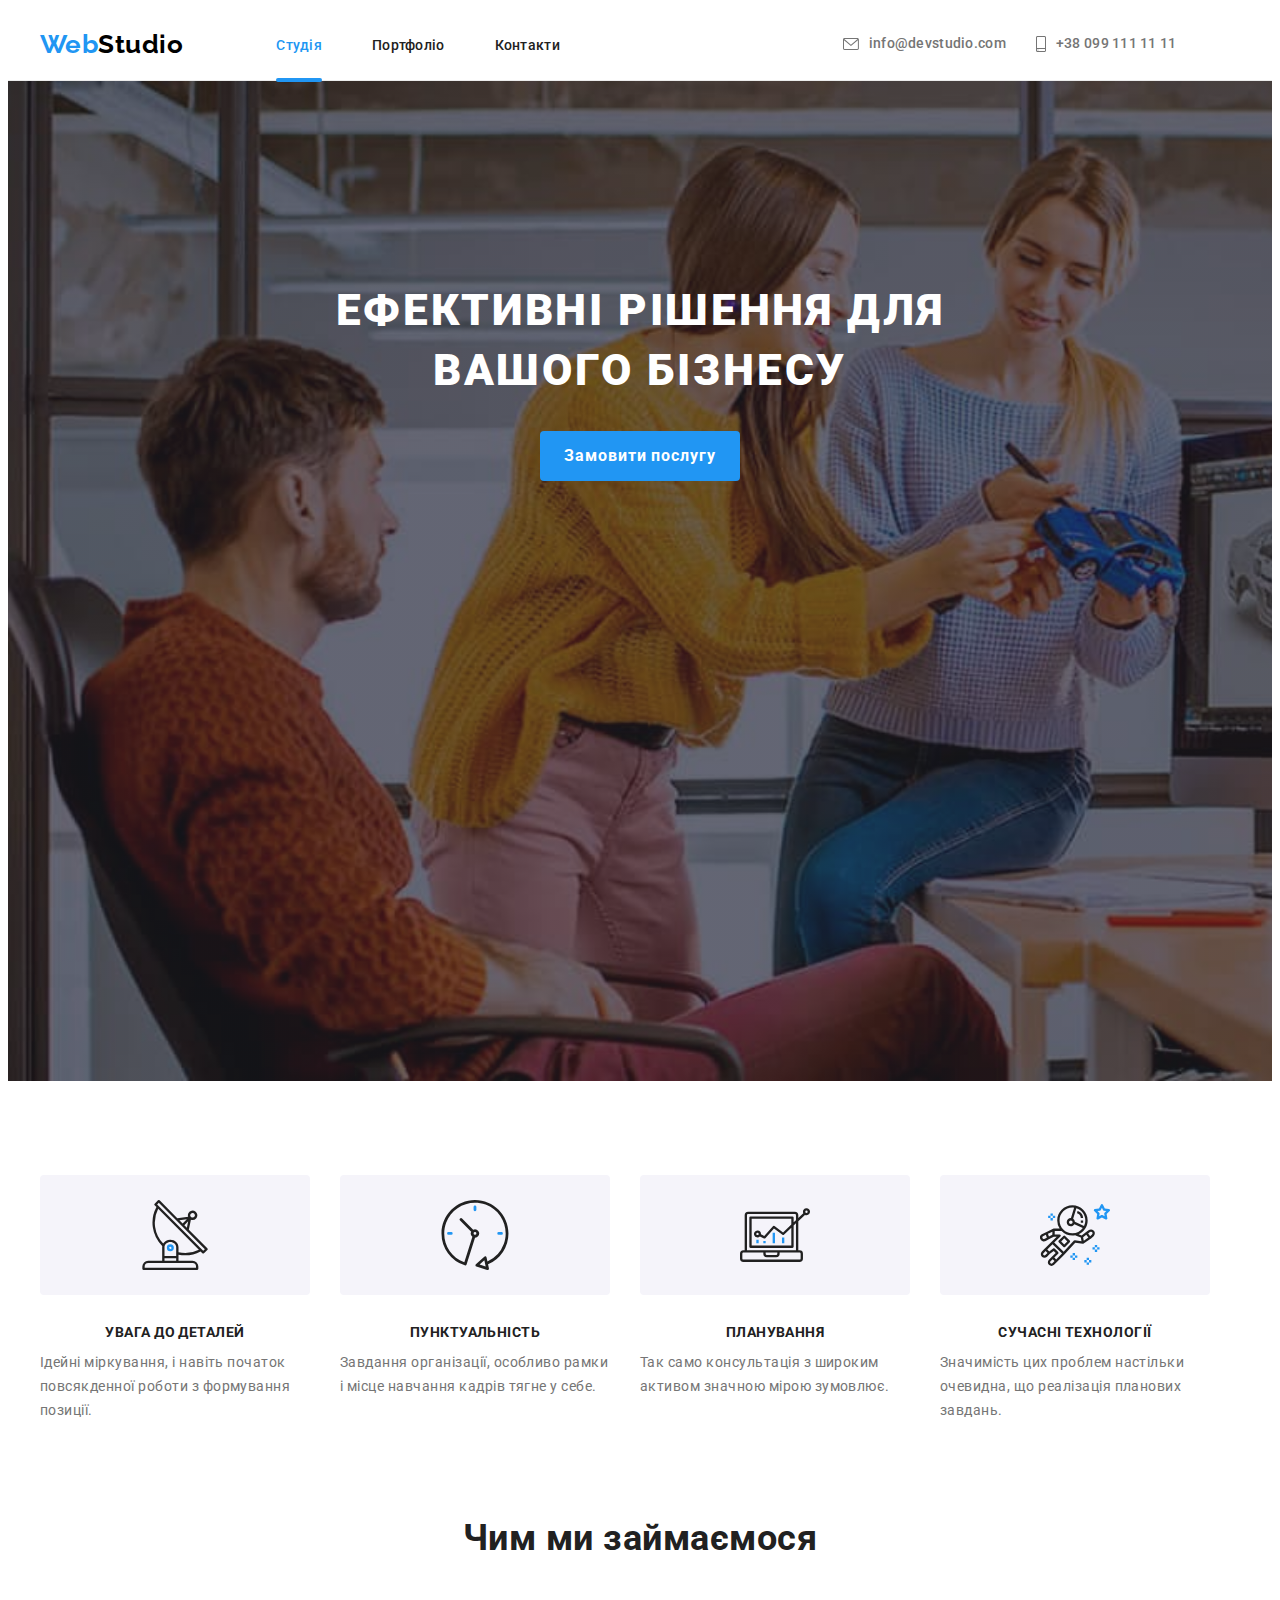
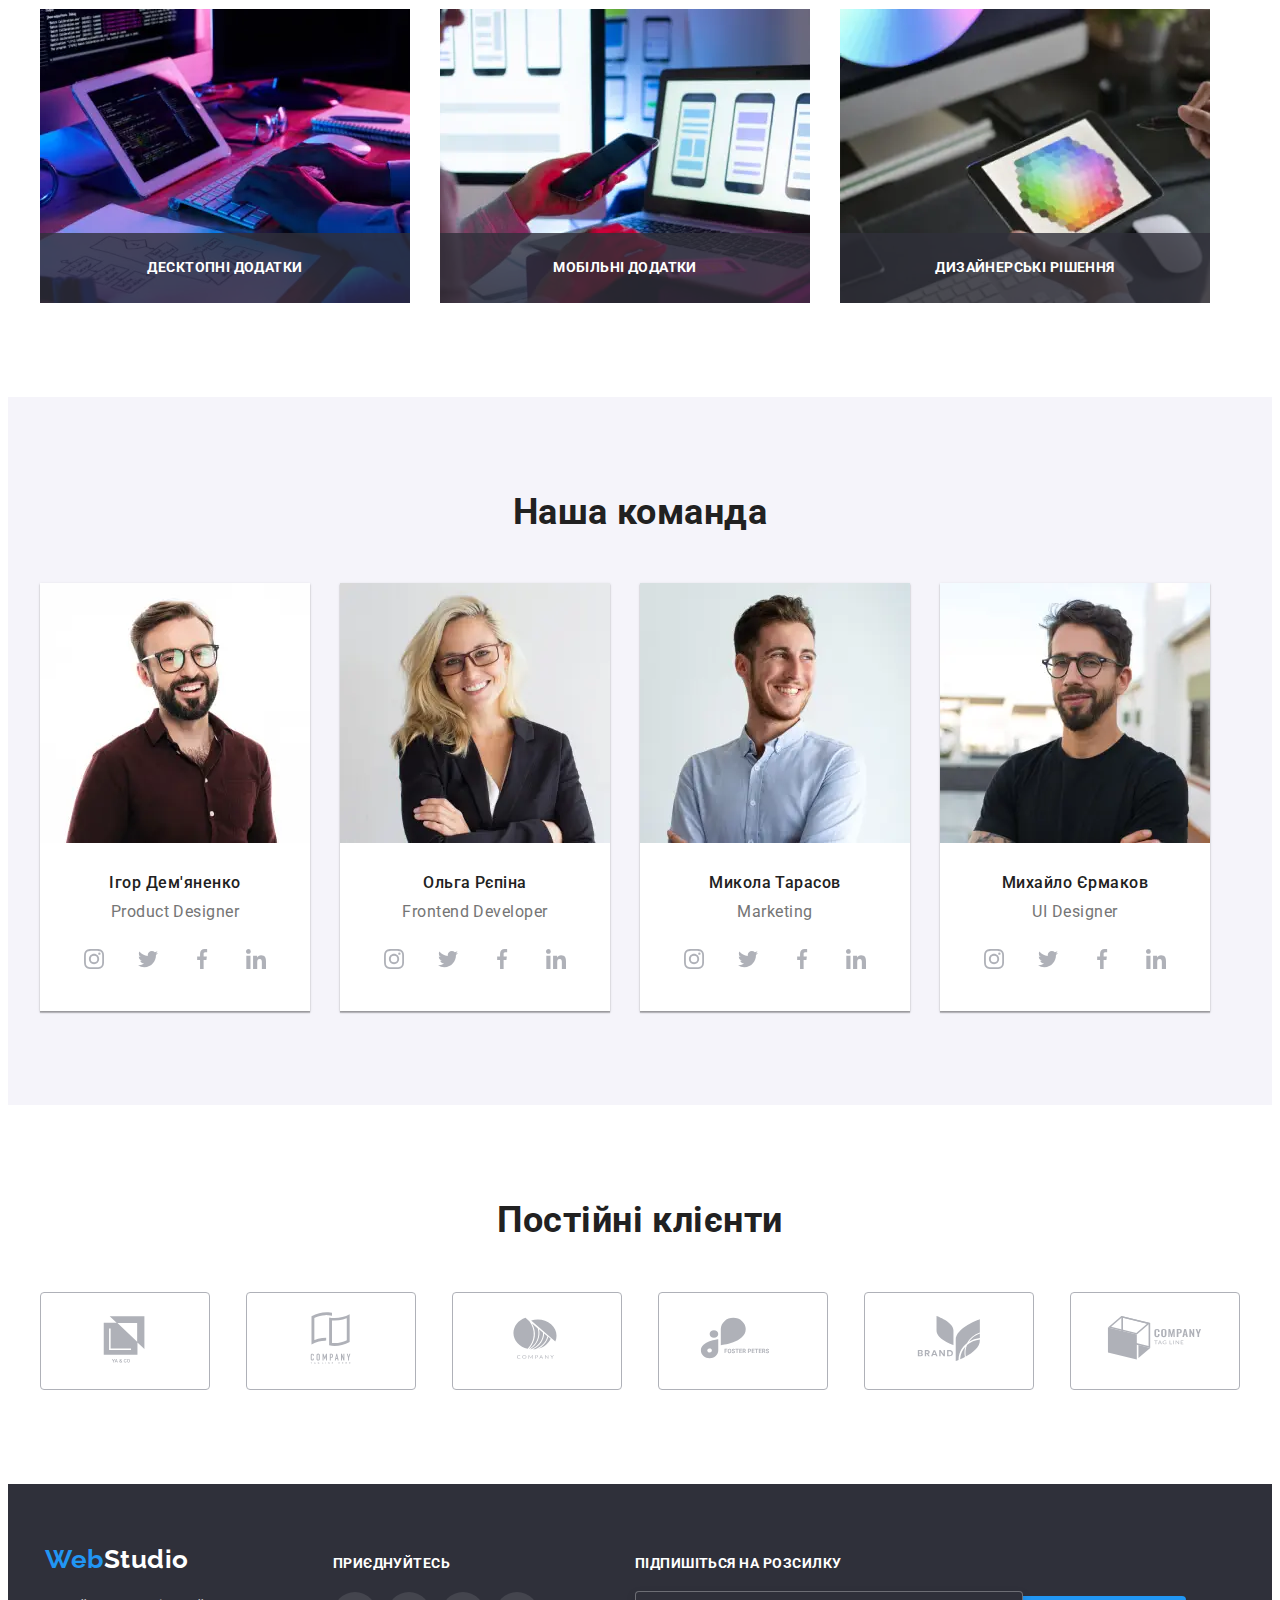
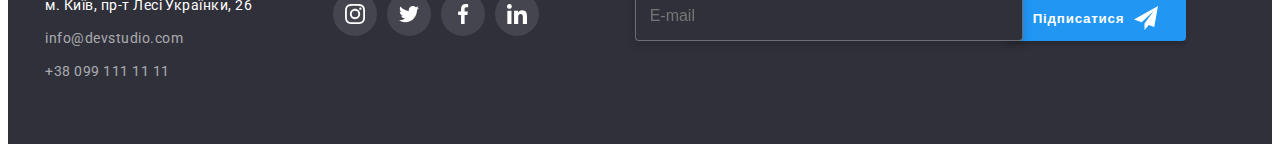
<file: index.html>
<!DOCTYPE html>

<html lang="ru">
	<head>
		<meta charset="UTF-8" />
		<meta http-equiv="X-UA-Compatible" content="IE=edge" />
		<meta name="viewport" content="width=device-width, initial-scale=1.0" />
		<title>Web Studia</title>
		<link rel="preconnect" href="https://fonts.googleapis.com" />
		<link rel="preconnect" href="https://fonts.gstatic.com" crossorigin />
		<link
			href="https://fonts.googleapis.com/css2?family=Raleway:wght@700&family=Roboto:wght@400;500;700;900&display=swap"
			rel="stylesheet"
		/>
		<link
			rel="stylesheet"
			href="https://cdnjs.cloudflare.com/ajax/libs/modern-normalize/1.1.0/modern-normalize.min.css"
			integrity="sha512-wpPYUAdjBVSE4KJnH1VR1HeZfpl1ub8YT/NKx4PuQ5NmX2tKuGu6U/JRp5y+Y8XG2tV+wKQpNHVUX03MfMFn9Q=="
			crossorigin="anonymous"
			referrerpolicy="no-referrer"
		/>
		<link rel="stylesheet" href="./css/main.min.css" />
	</head>
	<body>
		<header class="header">
			<div class="conteiner header__conteiner">
				<div class="mobile-header">
					<a href="./index.html" class="logo header__logo link">
						<span class="first-part">Web</span>
						Studio
					</a>

					<button class="menu-toggle js-open-menu" aria-expanded="false" aria-controls="mobile-menu">
						<svg class="menu-toggle__icon" aria-label="Переключатель мобильного меню">
							<use class="icon-menu" href="./images/symbol-defs.svg#menu"></use>
						</svg>
					</button>

					<div class="menu">
						<nav>
							<ul class="nav">
								<li class="nav__item">
									<a href="./index.html" class="nav__page link nav__item--current">Студія</a>
								</li>
								<li class="nav__item">
									<a href="./portfolio.html" class="nav__page link">Портфоліо</a>
								</li>
								<li class="nav__item">
									<a href="" class="nav__page link">Контакти</a>
								</li>
							</ul>
						</nav>
						<ul class="contact">
							<li class="contact__item">
								<a href="mailto:info@devstudio.com" class="contact__link link">
									<svg class="icon contact__envelope">
										<use href="./images/symbol-defs.svg#icon-envelope"></use>
									</svg>
									info@devstudio.com
								</a>
							</li>
							<li class="contact__item">
								<a href="tel:+380961111111" class="contact__link link">
									<svg class="icon contact__smartphone">
										<use href="./images/symbol-defs.svg#icon-smartphone"></use>
									</svg>
									+38 099 111 11 11
								</a>
							</li>
						</ul>
					</div>
					<div class="menu-container js-menu-container" id="mobile-menu">
						<button class="menu-toggle js-close-menu">
							<svg class="menu-toggle__icon">
								<use href="./images/symbol-defs.svg#close_cross"></use>
							</svg>
						</button>

						<div class="mobile-menu">
							<div class="mobile-menu__top">
								<ul>
									<li class="mobile-menu__item">
										<a href="./index.html" class="nav__page link nav__item--current">Студія</a>
									</li>
									<li class="mobile-menu__item"><a href="./portfolio.html" class="nav__page link">Портфоліо</a></li>
									<li class="mobile-menu__item"><a href="" class="nav__page link">Контакти</a></li>
								</ul>
							</div>

							<div class="mobile-menu__bottom">
								<ul class="mobile-menu__list">
									<li class="mobile-menu__item">
										<a href="tel:+380961111111" class="contact__link link contact__link-tel">+38 099 111 11 11</a>
									</li>
									<li class="mobile-menu__item">
										<a href="mailto:info@devstudio.com" class="contact__link link">info@devstudio.com</a>
									</li>
								</ul>

								<ul class="social-list">
									<li class="social-list__items"><a href="" class="social-name link">Instagram</a></li>
									<li class="social-list__items"><a href="" class="social-name link">Twitter</a></li>
									<li class="social-list__items"><a href="" class="social-name link">Facebook</a></li>
									<li class="social-list__items"><a href="" class="social-name link">LinkedIn</a></li>
								</ul>
							</div>
						</div>
					</div>
				</div>
			</div>
		</header>

		<main>
			<section class="hero">
				<div class="conteiner">
					<h1 class="hero__title">Ефективні рішення для вашого бізнесу</h1>
					<button type="button" class="hero__button" data-modal-open>Замовити послугу</button>
				</div>
				<div class="backdrop is-hidden" data-modal>
					<div class="modal">
						<div class="modal__conteiner">
							<button class="modal__close" data-modal-close>
								<svg class="modal__icon-close">
									<use href="./images/symbol-defs.svg#icon-close-black"></use>
								</svg>
							</button>
							<form name="call-back">
								<div class="form">
									<h2 class="form__title">Залиште свої дані, ми вам передзвонимо</h2>
									<div class="form__item">
										<label for="name" class="form__label">Ім'я</label>
										<svg class="form__icon">
											<use href="./images/symbol-defs.svg#person-black"></use>
										</svg>
										<input type="text" name="user-name" id="name" class="form__field" />
									</div>

									<div class="form__item">
										<label for="tel" class="form__label">Телефон</label>
										<svg class="form__icon">
											<use href="./images/symbol-defs.svg#phone-black"></use>
										</svg>
										<input type="tel" name="tel" id="tel" class="form__field" />
									</div>

									<div class="form__item">
										<label for="mail" class="form__label">Пошта</label>
										<svg class="form__icon">
											<use href="./images/symbol-defs.svg#email-black"></use>
										</svg>
										<input type="email" name="mail" id="mail" class="form__field" />
									</div>

									<label for="comment" class="form__label">Коментар</label>
									<textarea class="form__textarea" name="comment" id="comment" placeholder="Введіть текст"></textarea>

									<div class="form__checkbox">
										<label class="form__checkbox-label">
											<input type="checkbox" class="form__checkbox-point" />
											<span class="form__custom-checkbox"></span>
											Погоджуюся з розсилкою та приймаю
											<a href="" class="form__checkbox-link">Умови договору</a>
										</label>
									</div>
								</div>

								<button type="submit" class="form__button">Відправити</button>
							</form>
						</div>
					</div>
				</div>
			</section>

			<section class="feature">
				<div class="conteiner">
					<h2 class="visually-hidden">Характеристики</h2>
					<ul class="feature__list">
						<li class="feaure__item">
							<div class="feature__icon-space">
								<svg class="feature__icon">
									<use href="./images/symbol-defs.svg#icon-antenna"></use>
								</svg>
							</div>
							<h3 class="feature__title">Увага до деталей</h3>
							<p class="feature__text">Ідейні міркування, і навіть початок повсякденної роботи з формування позиції.</p>
						</li>
						<li class="feaure__item">
							<div class="feature__icon-space">
								<svg class="feature__icon">
									<use href="./images/symbol-defs.svg#icon-clock"></use>
								</svg>
							</div>
							<h3 class="feature__title">Пунктуальність</h3>
							<p class="feature__text">Завдання організації, особливо рамки і місце навчання кадрів тягне у себе.</p>
						</li>
						<li class="feaure__item">
							<div class="feature__icon-space">
								<svg class="feature__icon">
									<use href="./images/symbol-defs.svg#icon-diagram"></use>
								</svg>
							</div>
							<h3 class="feature__title">Планування</h3>
							<p class="feature__text">Так само консультація з широким активом значною мірою зумовлює.</p>
						</li>
						<li class="feaure__item">
							<div class="feature__icon-space">
								<svg class="feature__icon">
									<use href="./images/symbol-defs.svg#icon-astronaut"></use>
								</svg>
							</div>
							<h3 class="feature__title">Сучасні технології</h3>
							<p class="feature__text">Значимість цих проблем настільки очевидна, що реалізація планових завдань.</p>
						</li>
					</ul>
				</div>
			</section>

			<section class="pictures">
				<div class="conteiner">
					<h2 class="secondary-title">Чим ми займаємося</h2>
					<ul class="pictures__list">
						<li class="pictures__item">
							<div class="pictures__wrapper">
								<picture>
									<source
										srcset="
											./images/peactures/desktop_app_desktop.webp    1x,
											./images/peactures/desktop_app@2x_desktop.webp 2x
										"
										media="(min-width: 1200px)"
										type="image/webp"
									/>
									<source
										srcset="
											./images/peactures/desktop_app_desktop.jpg    1x,
											./images/peactures/desktop_app@2x_desktop.jpg 2x
										"
										media="(min-width: 1200px)"
									/>
									<img
										src="./images/peactures/desktop_app_desktop.jpg"
										alt="пишем"
										width="370"
										class="pictures__image"
									/>
								</picture>
								<p class="pictures__text">Десктопні додатки</p>
							</div>
						</li>
						<li class="pictures__item">
							<div class="pictures__wrapper">
								<picture>
									<source
										srcset="
											./images/peactures/mobile_app_desktop.webp    1x,
											./images/peactures/mobile_app@2x_desktop.webp 2x
										"
										media="(min-width: 1200px)"
										type="image/webp"
									/>
									<source
										srcset="
											./images/peactures/mobile_app_desktop.jpg    1x,
											./images/peactures/mobile_app@2x_desktop.jpg 2x
										"
										media="(min-width: 1200px)"
									/>
									<img
										src="./images/peactures/mobile_app_desktop.jpg"
										alt="проверяем"
										width="370"
										class="pictures__image"
									/>
								</picture>
								<p class="pictures__text">Мобільні додатки</p>
							</div>
						</li>
						<li class="pictures__item">
							<div class="pictures__wrapper">
								<picture>
									<source
										srcset="
											./images/peactures/Design_solutions_desktop.webp    1x,
											./images/peactures/Design_solutions@2x_desktop.webp 2x
										"
										media="(min-width: 1200px)"
										type="image/webp"
									/>
									<source
										srcset="
											./images/peactures/Design_solutions_desktop.jpg    1x,
											./images/peactures/Design_solutions@2x_desktop.jpg 2x
										"
										media="(min-width: 1200px)"
									/>
									<img
										src="./images/peactures/Design_solutions_desktop.jpg"
										alt="подбираем"
										width="370"
										class="pictures__image"
									/>
								</picture>
								<p class="pictures__text">Дизайнерські рішення</p>
							</div>
						</li>
					</ul>
				</div>
			</section>

			<section class="section second-bcg">
				<div class="conteiner">
					<h2 class="secondary-title">Наша команда</h2>
					<ul class="team">
						<li class="team__member">
							<picture>
								<source
									srcset="
										./images/team/Igor_Demyanenko_desktop.webp    1x,
										./images/team/Igor_Demyanenko@2x_desktop.webp 2x
									"
									media="(min-width: 1200px)"
									type="image/webp"
								/>
								<source
									srcset="./images/team/Igor_Demyanenko_desktop.jpg 1x, ./images/team/Igor_Demyanenko@2x_desktop.jpg 2x"
									media="(min-width: 1200px)"
								/>

								<source
									srcset="./images/team/Igor_Demyanenko_tablet.webp 1x, ./images/team/Igor_Demyanenko@2x_tablet.webp 2x"
									media="(min-width: 768px)"
									type="image/webp"
								/>
								<source
									srcset="./images/team/Igor_Demyanenko_tablet.jpg 1x, ./images/team/Igor_Demyanenko@2x_tablet.jpg 2x"
									media="(min-width: 768px)"
								/>

								<source
									srcset="./images/team/Igor_Demyanenko_mobile.webp 1x, ./images/team/Igor_Demyanenko@2x_mobile.webp 2x"
									media="(max-width: 767px)"
									type="image/webp"
								/>
								<source
									srcset="./images/team/Igor_Demyanenko_mobile.jpg 1x, ./images/team/Igor_Demyanenko@2x_mobile.jpg 2x"
									media="(max-width: 767px)"
								/>
								<img src="./images/team/Igor_Demyanenko_mobile.jpg" alt="Фото Игоря Демьяненко" class="team__photo" />
							</picture>
							<div class="team__conteiner">
								<h3 class="team__name">Ігор Дем'яненко</h3>
								<p lang="en" class="team__position">Product Designer</p>
								<ul class="social-links">
									<li class="social-links__item">
										<a
											href="https://www.instagram.com/"
											class="social-links__link"
											target="_blank"
											rel="noopener noreferrer"
										>
											<svg class="social-links__icon">
												<use href="./images/symbol-defs.svg#icon-instagram"></use>
											</svg>
										</a>
									</li>
									<li class="social-links__item">
										<a href="https://twitter.com/" class="social-links__link" target="_blank" rel="noopener noreferrer">
											<svg class="social-links__icon">
												<use href="./images/symbol-defs.svg#icon-twitter"></use>
											</svg>
										</a>
									</li>
									<li class="social-links__item">
										<a
											href="https://www.facebook.com/"
											class="social-links__link"
											target="_blank"
											rel="noopener noreferrer"
										>
											<svg class="social-links__icon">
												<use href="./images/symbol-defs.svg#icon-facebook"></use>
											</svg>
										</a>
									</li>
									<li class="social-links__item">
										<a
											href="https://www.linkedin.com/"
											class="social-links__link"
											target="_blank"
											rel="noopener noreferrer"
										>
											<svg class="social-links__icon">
												<use href="./images/symbol-defs.svg#icon-linkedin"></use>
											</svg>
										</a>
									</li>
								</ul>
							</div>
						</li>
						<li class="team__member">
							<picture>
								<source
									srcset="./images/team/Olga_Repina_desktop.webp 1x, ./images/team/Olga_Repina@2x_desktop.webp 2x"
									media="(min-width: 1200px)"
									type="image/webp"
								/>
								<source
									srcset="./images/team/Olga_Repina_desktop.jpg 1x, ./images/team/Olga_Repina@2x_desktop.jpg 2x"
									media="(min-width: 1200px)"
								/>

								<source
									srcset="./images/team/Olga_Repina_tablet.webp 1x, ./images/team/Olga_Repina@2x_tablet.webp 2x"
									media="(min-width: 768px)"
									type="image/webp"
								/>
								<source
									srcset="./images/team/Olga_Repina_tablet.jpg 1x, ./images/team/Olga_Repina@2x_tablet.jpg 2x"
									media="(min-width: 768px)"
								/>

								<source
									srcset="./images/team/Olga_Repina_mobile.webp 1x, ./images/team/Olga_Repina@2x_mobile.webp 2x"
									media="(max-width: 767px)"
									type="image/webp"
								/>
								<source
									srcset="./images/team/Olga_Repina_mobile.jpg 1x, ./images/team/Olga_Repina@2x_mobile.jpg 2x"
									media="(max-width: 767px)"
								/>
								<img src="./images/team/Olga_Repina_mobile.jpg" alt="Фото Ольги Репиной" class="team__photo" />
							</picture>
							<div class="team__conteiner">
								<h3 class="team__name">Ольга Рєпіна</h3>
								<p lang="en" class="team__position">Frontend Developer</p>
								<ul class="social-links">
									<li class="social-links__item">
										<a
											href="https://www.instagram.com/"
											class="social-links__link"
											target="_blank"
											rel="noopener noreferrer"
										>
											<svg class="social-links__icon">
												<use href="./images/symbol-defs.svg#icon-instagram"></use>
											</svg>
										</a>
									</li>
									<li class="social-links__item">
										<a href="https://twitter.com/" class="social-links__link" target="_blank" rel="noopener noreferrer">
											<svg class="social-links__icon">
												<use href="./images/symbol-defs.svg#icon-twitter"></use>
											</svg>
										</a>
									</li>
									<li class="social-links__item">
										<a
											href="https://www.facebook.com/"
											class="social-links__link"
											target="_blank"
											rel="noopener noreferrer"
										>
											<svg class="social-links__icon">
												<use href="./images/symbol-defs.svg#icon-facebook"></use>
											</svg>
										</a>
									</li>
									<li class="social-links__item">
										<a
											href="https://www.linkedin.com/"
											class="social-links__link"
											target="_blank"
											rel="noopener noreferrer"
										>
											<svg class="social-links__icon">
												<use href="./images/symbol-defs.svg#icon-linkedin"></use>
											</svg>
										</a>
									</li>
								</ul>
							</div>
						</li>
						<li class="team__member">
							<picture>
								<source
									srcset="./images/team/Mykola_Tarasov_desktop.webp 1x, ./images/team/Mykola_Tarasov@2x_desktop.webp 2x"
									media="(min-width: 1200px)"
									type="image/webp"
								/>
								<source
									srcset="./images/team/Mykola_Tarasov_desktop.jpg 1x, ./images/team/Mykola_Tarasov@2x_desktop.jpg 2x"
									media="(min-width: 1200px)"
								/>

								<source
									srcset="./images/team/Mykola_Tarasov_tablet.webp 1x, ./images/team/Mykola_Tarasov@2x_tablet.webp 2x"
									media="(min-width: 768px)"
									type="image/webp"
								/>
								<source
									srcset="./images/team/Mykola_Tarasov_tablet.jpg 1x, ./images/team/Mykola_Tarasov@2x_tablet.jpg 2x"
									media="(min-width: 768px)"
								/>

								<source
									srcset="./images/team/Mykola_Tarasov_mobile.webp 1x, ./images/team/Mykola_Tarasov@2x_mobile.webp 2x"
									media="(max-width: 767px)"
									type="image/webp"
								/>
								<source
									srcset="./images/team/Mykola_Tarasov_mobile.jpg 1x, ./images/team/Mykola_Tarasov@2x_mobile.jpg 2x"
									media="(max-width: 767px)"
								/>
								<img src="./images/team/Mykola_Tarasov_mobile.jpg" alt="Фото Николая Тарасов" class="team__photo" />
							</picture>
							<div class="team__conteiner">
								<h3 class="team__name">Микола Тарасов</h3>
								<p lang="en" class="team__position">Marketing</p>
								<ul class="social-links">
									<li class="social-links__item">
										<a
											href="https://www.instagram.com/"
											class="social-links__link"
											target="_blank"
											rel="noopener noreferrer"
										>
											<svg class="social-links__icon">
												<use href="./images/symbol-defs.svg#icon-instagram"></use>
											</svg>
										</a>
									</li>
									<li class="social-links__item">
										<a href="https://twitter.com/" class="social-links__link" target="_blank" rel="noopener noreferrer">
											<svg class="social-links__icon">
												<use href="./images/symbol-defs.svg#icon-twitter"></use>
											</svg>
										</a>
									</li>
									<li class="social-links__item">
										<a
											href="https://www.facebook.com/"
											class="social-links__link"
											target="_blank"
											rel="noopener noreferrer"
										>
											<svg class="social-links__icon">
												<use href="./images/symbol-defs.svg#icon-facebook"></use>
											</svg>
										</a>
									</li>
									<li class="social-links__item">
										<a
											href="https://www.linkedin.com/"
											class="social-links__link"
											target="_blank"
											rel="noopener noreferrer"
										>
											<svg class="social-links__icon">
												<use href="./images/symbol-defs.svg#icon-linkedin"></use>
											</svg>
										</a>
									</li>
								</ul>
							</div>
						</li>
						<li class="team__member">
							<picture>
								<source
									srcset="./images/team/Mykhaylo_Ermakov_desktop.webp 1x, ./images/team/Mykhaylo_Ermakov@2x_desktop.webp 2x"
									media="(min-width: 1200px)"
									type="image/webp"
								/>
								<source
									srcset="./images/team/Mykhaylo_Ermakov_desktop.jpg 1x, ./images/team/Mykhaylo_Ermakov@2x_desktop.jpg 2x"
									media="(min-width: 1200px)"
								/>

								<source
									srcset="./images/team/Mykhaylo_Ermakov_tablet.webp 1x, ./images/team/Mykhaylo_Ermakov@2x_tablet.webp 2x"
									media="(min-width: 768px)"
									type="image/webp"
								/>
								<source
									srcset="./images/team/Mykhaylo_Ermakov_tablet.jpg 1x, ./images/team/Mykhaylo_Ermakov@2x_tablet.jpg 2x"
									media="(min-width: 768px)"
								/>

								<source
									srcset="./images/team/Mykhaylo_Ermakov_mobile.webp 1x, ./images/team/Mykhaylo_Ermakov@2x_mobile.webp 2x"
									media="(max-width: 767px)"
									type="image/webp"
								/>
								<source
									srcset="./images/team/Mykhaylo_Ermakov_mobile.jpg 1x, ./images/team/Mykhaylo_Ermakov@2x_mobile.jpg 2x"
									media="(max-width: 767px)"
								/>
								<img src="./images/team/Mykhaylo_Ermakov_mobile.jpg" alt="Фото Михаила Ермакова" class="team__photo" />
							</picture>
							<div class="team__conteiner">
								<h3 class="team__name">Михайло Єрмаков</h3>
								<p lang="en" class="team__position">UI Designer</p>
								<ul class="social-links">
									<li class="social-links__item">
										<a
											href="https://www.instagram.com/"
											class="social-links__link"
											target="_blank"
											rel="noopener noreferrer"
										>
											<svg class="social-links__icon">
												<use href="./images/symbol-defs.svg#icon-instagram"></use>
											</svg>
										</a>
									</li>
									<li class="social-links__item">
										<a href="https://twitter.com/" class="social-links__link" target="_blank" rel="noopener noreferrer">
											<svg class="social-links__icon">
												<use href="./images/symbol-defs.svg#icon-twitter"></use>
											</svg>
										</a>
									</li>
									<li class="social-links__item">
										<a
											href="https://www.facebook.com/"
											class="social-links__link"
											target="_blank"
											rel="noopener noreferrer"
										>
											<svg class="social-links__icon">
												<use href="./images/symbol-defs.svg#icon-facebook"></use>
											</svg>
										</a>
									</li>
									<li class="social-links__item">
										<a
											href="https://www.linkedin.com/"
											class="social-links__link"
											target="_blank"
											rel="noopener noreferrer"
										>
											<svg class="social-links__icon">
												<use href="./images/symbol-defs.svg#icon-linkedin"></use>
											</svg>
										</a>
									</li>
								</ul>
							</div>
						</li>
					</ul>
				</div>
			</section>
			<section class="customers">
				<div class="conteiner">
					<h2 class="secondary-title">Постійні клієнти</h2>
					<ul class="customers__list">
						<li class="customers__item">
							<a href="" class="customers__company">
								<svg class="customers__icon">
									<use href="./images/symbol-defs.svg#icon-company-1"></use>
								</svg>
							</a>
						</li>
						<li class="customers__item">
							<a href="" class="customers__company">
								<svg class="customers__icon">
									<use href="./images/symbol-defs.svg#icon-company-2"></use>
								</svg>
							</a>
						</li>
						<li class="customers__item">
							<a href="" class="customers__company">
								<svg class="customers__icon">
									<use href="./images/symbol-defs.svg#icon-company-3"></use>
								</svg>
							</a>
						</li>
						<li class="client">
							<a href="" class="customers__company">
								<svg class="customers__icon">
									<use href="./images/symbol-defs.svg#icon-company-4"></use>
								</svg>
							</a>
						</li>
						<li class="client">
							<a href="" class="customers__company">
								<svg class="customers__icon">
									<use href="./images/symbol-defs.svg#icon-company-5"></use>
								</svg>
							</a>
						</li>
						<li class="client">
							<a href="" class="customers__company">
								<svg class="customers__icon">
									<use href="./images/symbol-defs.svg#icon-company-6"></use>
								</svg>
							</a>
						</li>
					</ul>
				</div>
			</section>
		</main>
		<footer class="footer">
			<div class="footer__conteiner">
				<div class="logo-footer">
					<a href="./index.html" class="logo footer__logo link">
						<span class="first-part">Web</span>
						<span class="logo logo--white">Studio</span>
					</a>
					<address>
						<ul class="address">
							<li class="address__item">
								<a
									href="https://goo.gl/maps/CLY4v4J6FVpwr9v57"
									target="_blank"
									rel="noopener noreferrer"
									class="link address__location"
								>
									м. Київ, пр-т Лесі Українки, 26
								</a>
							</li>
							<li class="address__item">
								<a href="mailto:info@devstudio.com" class="address__contacts link">info@devstudio.com</a>
							</li>
							<li class="address__item">
								<a href="tel:+380961111111" class="address__contacts link">+38 099 111 11 11</a>
							</li>
						</ul>
					</address>
				</div>
				<div class="join">
					<h2 class="join__title">приєднуйтесь</h2>
					<ul class="social-links">
						<li class="social-links__item">
							<a
								href="https://www.instagram.com/"
								class="social-links__link social-links__link--background"
								target="_blank"
								rel="noopener noreferrer"
							>
								<svg class="social-links__icon social-links__icon--color">
									<use href="./images/symbol-defs.svg#icon-instagram"></use>
								</svg>
							</a>
						</li>
						<li class="social-links__item">
							<a
								href="https://twitter.com/"
								class="social-links__link social-links__link--background"
								target="_blank"
								rel="noopener noreferrer"
							>
								<svg class="social-links__icon social-links__icon--color">
									<use href="./images/symbol-defs.svg#icon-twitter"></use>
								</svg>
							</a>
						</li>
						<li class="social-links__item">
							<a
								href="https://www.facebook.com/"
								class="social-links__link social-links__link--background"
								target="_blank"
								rel="noopener noreferrer"
							>
								<svg class="social-links__icon social-links__icon--color">
									<use href="./images/symbol-defs.svg#icon-facebook"></use>
								</svg>
							</a>
						</li>
						<li class="social-links__item">
							<a
								href="https://www.linkedin.com/"
								class="social-links__link social-links__link--background"
								target="_blank"
								rel="noopener noreferrer"
							>
								<svg class="social-links__icon social-links__icon--color">
									<use href="./images/symbol-defs.svg#icon-linkedin"></use>
								</svg>
							</a>
						</li>
					</ul>
				</div>
				<div class="sign-up-conteiner">
					<form name="sign-up" class="sign-up">
						<div class="sign-up__form">
							<label for="footer-mail" class="sign-up__label">Підпишіться на розсилку</label>
							<input type="email" name="footer-mail" id="footer-mail" placeholder="E-mail" class="sign-up__field" />
						</div>
						<button type="submit" class="sign-up__button">
							Підписатися
							<svg class="sign-up__icon-send">
								<use href="./images/symbol-defs.svg#icon-send"></use>
							</svg>
						</button>
					</form>
				</div>
			</div>
		</footer>
		<script src="./js/modal.js"></script>
		<script src="./js/mobile-menu.js"></script>
	</body>
</html>
</file>
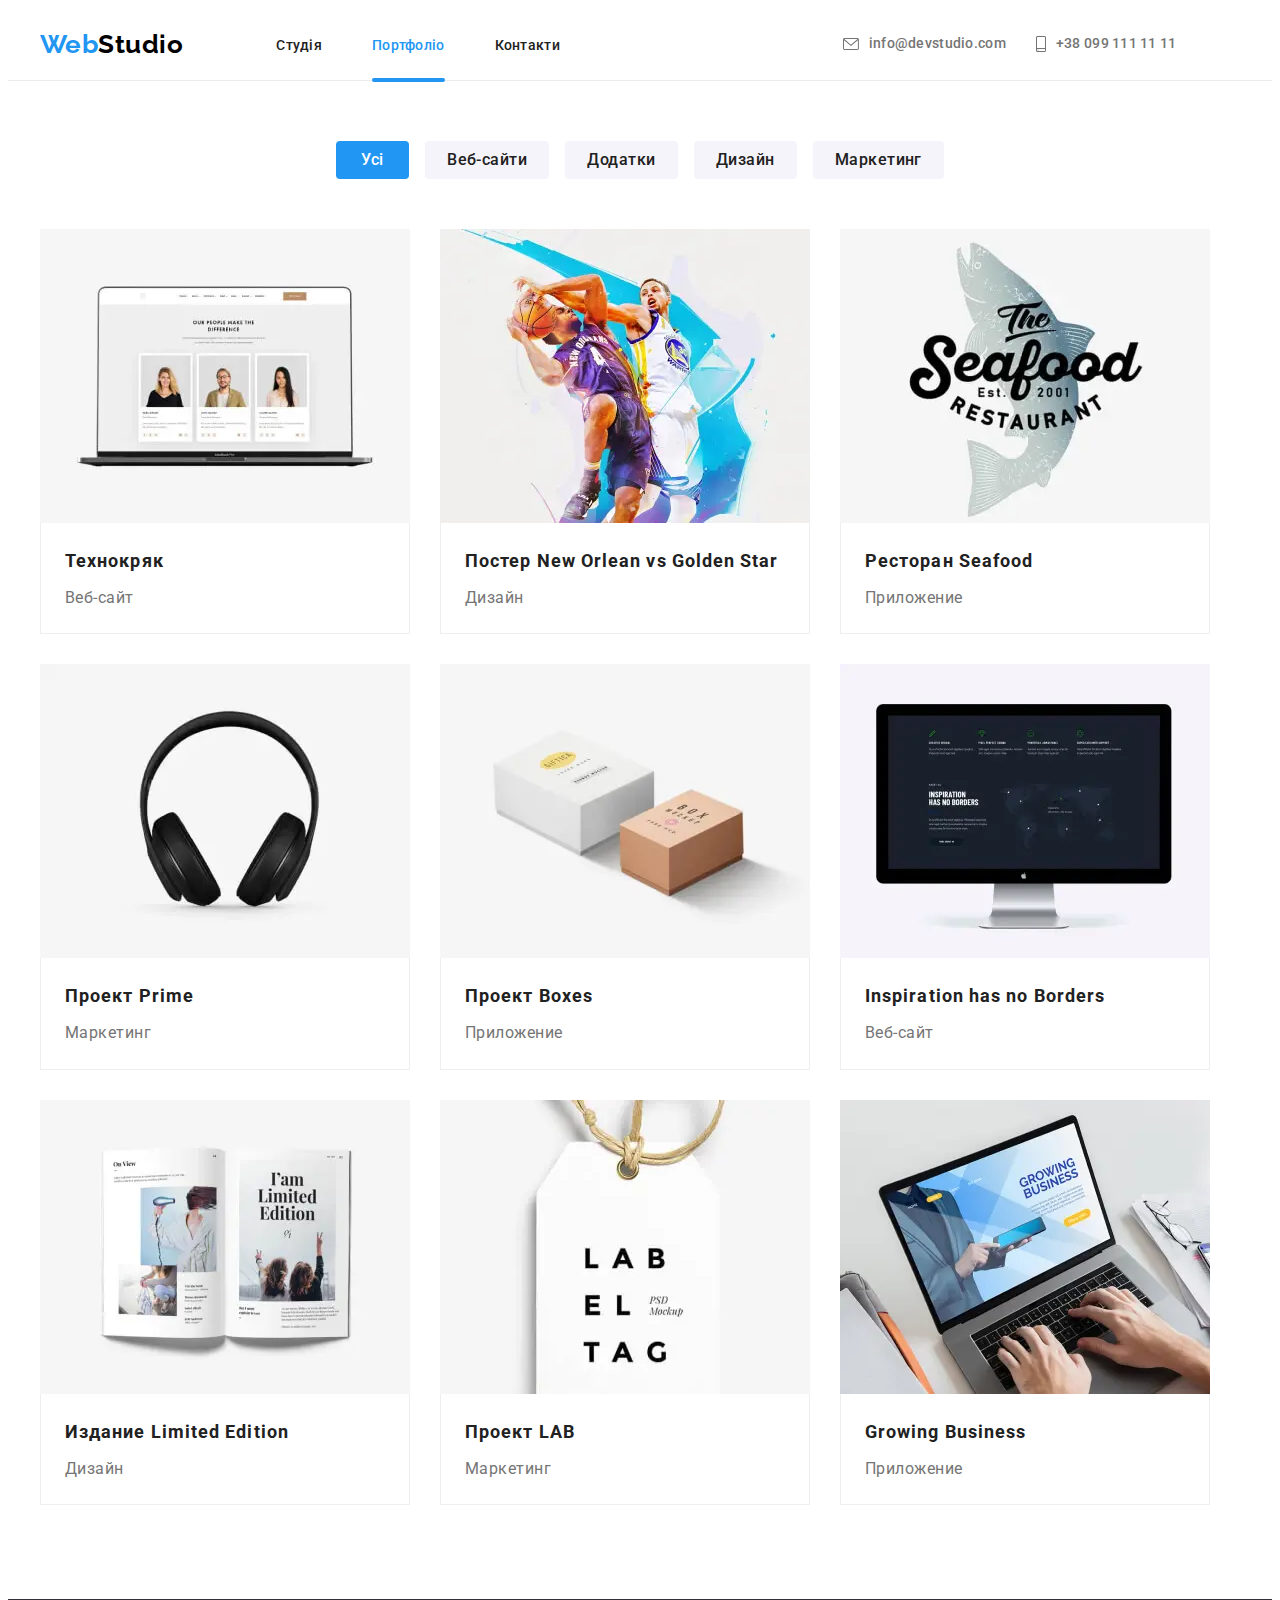
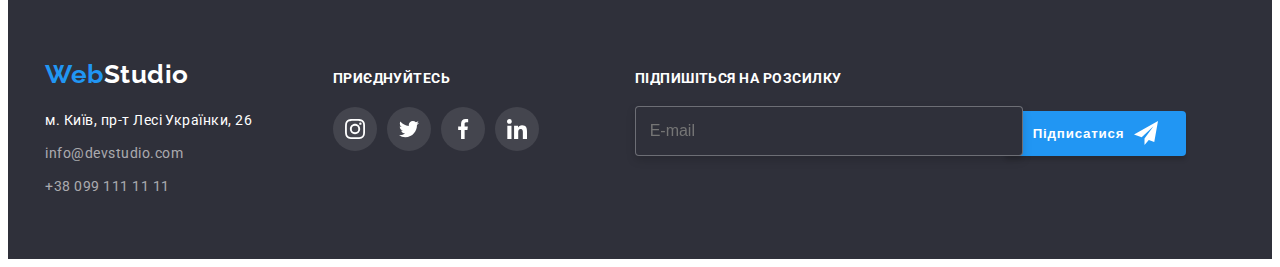
<file: portfolio.html>
<!DOCTYPE html>

<html lang="ru">
	<head>
		<meta charset="UTF-8" />
		<meta http-equiv="X-UA-Compatible" content="IE=edge" />
		<meta name="viewport" content="width=device-width, initial-scale=1.0" />
		<title>Web Studia</title>
		<link rel="preconnect" href="https://fonts.googleapis.com" />
		<link rel="preconnect" href="https://fonts.gstatic.com" crossorigin />
		<link
			href="https://fonts.googleapis.com/css2?family=Raleway:wght@700&family=Roboto:wght@400;500;700;900&display=swap"
			rel="stylesheet"
		/>
		<link
			rel="stylesheet"
			href="https://cdnjs.cloudflare.com/ajax/libs/modern-normalize/1.1.0/modern-normalize.min.css"
			integrity="sha512-wpPYUAdjBVSE4KJnH1VR1HeZfpl1ub8YT/NKx4PuQ5NmX2tKuGu6U/JRp5y+Y8XG2tV+wKQpNHVUX03MfMFn9Q=="
			crossorigin="anonymous"
			referrerpolicy="no-referrer"
		/>
		<link rel="stylesheet" href="./css/main.min.css" />
	</head>

	<body>
		<header class="header">
			<div class="conteiner header__conteiner">
				<div class="mobile-header">
					<a href="./index.html" class="logo header__logo link">
						<span class="first-part">Web</span>
						Studio
					</a>

					<button class="menu-toggle js-open-menu" aria-expanded="false" aria-controls="mobile-menu">
						<svg class="menu-toggle__icon" aria-label="Переключатель мобильного меню">
							<use class="icon-menu" href="./images/symbol-defs.svg#menu"></use>
						</svg>
					</button>

					<div class="menu">
						<nav>
							<ul class="nav">
								<li class="nav__item">
									<a href="./index.html" class="nav__page link">Студія</a>
								</li>
								<li class="nav__item">
									<a href="./portfolio.html" class="nav__page link nav__item--current">Портфоліо</a>
								</li>
								<li class="nav__item">
									<a href="" class="nav__page link">Контакти</a>
								</li>
							</ul>
						</nav>
						<ul class="contact">
							<li class="contact__item">
								<a href="mailto:info@devstudio.com" class="contact__link link">
									<svg class="icon contact__envelope">
										<use href="./images/symbol-defs.svg#icon-envelope"></use>
									</svg>
									info@devstudio.com
								</a>
							</li>
							<li class="contact__item">
								<a href="tel:+380961111111" class="contact__link link">
									<svg class="icon contact__smartphone">
										<use href="./images/symbol-defs.svg#icon-smartphone"></use>
									</svg>
									+38 099 111 11 11
								</a>
							</li>
						</ul>
					</div>
					<div class="menu-container js-menu-container" id="mobile-menu">
						<button class="menu-toggle js-close-menu">
							<svg class="menu-toggle__icon">
								<use href="./images/symbol-defs.svg#close_cross"></use>
							</svg>
						</button>

						<div class="mobile-menu">
							<div class="mobile-menu__top">
								<ul>
									<li class="mobile-menu__item">
										<a href="./index.html" class="nav__page link">Студія</a>
									</li>
									<li class="mobile-menu__item"><a href="./portfolio.html" class="nav__page link  nav__item--current">Портфоліо</a></li>
									<li class="mobile-menu__item"><a href="" class="nav__page link">Контакти</a></li>
								</ul>
							</div>

							<div class="mobile-menu__bottom">
								<ul class="mobile-menu__list">
									<li class="mobile-menu__item">
										<a href="tel:+380961111111" class="contact__link link contact__link-tel">+38 099 111 11 11</a>
									</li>
									<li class="mobile-menu__item">
										<a href="mailto:info@devstudio.com" class="contact__link link">info@devstudio.com</a>
									</li>
								</ul>

								<ul class="social-list">
									<li class="social-list__items"><a href="" class="social-name link">Instagram</a></li>
									<li class="social-list__items"><a href="" class="social-name link">Twitter</a></li>
									<li class="social-list__items"><a href="" class="social-name link">Facebook</a></li>
									<li class="social-list__items"><a href="" class="social-name link">LinkedIn</a></li>
								</ul>
							</div>
						</div>
					</div>
				</div>
			</div>
		</header>
		<main>
			<section class="bcg-portfolio">
				<div class="conteiner">
					<h1 class="visually-hidden">Портфолио</h1>
					<ul class="filter">
						<li class="filter__item">
							<button type="button" class="filter__button filter__button--current">Усі</button>
						</li>
						<li class="filter__item">
							<button type="button" class="filter__button">Веб-сайти</button>
						</li>
						<li class="filter__item">
							<button type="button" class="filter__button">Додатки</button>
						</li>
						<li class="filter__item">
							<button type="button" class="filter__button">Дизайн</button>
						</li>
						<li class="filter__item">
							<button type="button" class="filter__button">Маркетинг</button>
						</li>
					</ul>

					<ul class="portfolio">
						<li class="portfolio__item">
							<a href="" class="portfolio__link link">
								<div class="portfolio__thumb">
									<picture>
										<source
											srcset="
												./images/portfolio/Poster_1_desktop.webp    1x,
												./images/portfolio/Poster_1@2x_desktop.webp 2x
											"
											media="(min-width: 1200px)"
											type="image/webp"
										/>
										<source
											srcset="./images/portfolio/Poster_1_desktop.jpg 1x, ./images/portfolio/Poster_1@2x_desktop.jpg 2x"
											media="(min-width: 1200px)"
										/>

										<source
											srcset="./images/portfolio/Poster_1_tablet.webp 1x, ./images/portfolio/Poster_1@2x_tablet.webp 2x"
											media="(min-width: 768px)"
											type="image/webp"
										/>
										<source
											srcset="./images/portfolio/Poster_1_tablet.jpg 1x, ./images/portfolio/Poster_1@2x_tablet.jpg 2x"
											media="(min-width: 768px)"
										/>

										<source
											srcset="./images/portfolio/Poster_1_mobile.webp 1x, ./images/portfolio/Poster_1@2x_mobile.webp 2x"
											media="(max-width: 767px)"
											type="image/webp"
										/>
										<source
											srcset="./images/portfolio/Poster_1_mobile.jpg 1x, ./images/portfolio/Poster_1@2x_mobile.jpg 2x"
											media="(max-width: 767px)"
										/>

										<img
											src="./images/portfolio/Poster_1_mobile.jpg"
											alt="Веб-сайт Технокряк"
											class="portfolio__image"
										/>
									</picture>
									<div class="portfolio__overlay">
										<p class="portfolio__text">
											Ресурс пропонує комплексні пропозиції з різним рівнем функціоналу та сервісів. Все це дозволить
											відвідувачу отримати вичерпні відомості про компанію чи приватну особу.
										</p>
									</div>
								</div>
								<div class="portfolio__conteiner">
									<h2 class="portfolio__title">Технокряк</h2>
									<p class="portfolio__app">Веб-сайт</p>
								</div>
							</a>
						</li>
						<li class="portfolio__item">
							<a href="" class="portfolio__link link">
								<div class="portfolio__thumb">
									<picture>
										<source
											srcset="
												./images/portfolio/Poster_2_desktop.webp    1x,
												./images/portfolio/Poster_2@2x_desktop.webp 2x
											"
											media="(min-width: 1200px)"
											type="image/webp"
										/>
										<source
											srcset="./images/portfolio/Poster_2_desktop.jpg 1x, ./images/portfolio/Poster_2@2x_desktop.jpg 2x"
											media="(min-width: 1200px)"
										/>

										<source
											srcset="./images/portfolio/Poster_2_tablet.webp 1x, ./images/portfolio/Poster_2@2x_tablet.webp 2x"
											media="(min-width: 768px)"
											type="image/webp"
										/>
										<source
											srcset="./images/portfolio/Poster_2_tablet.jpg 1x, ./images/portfolio/Poster_2@2x_tablet.jpg 2x"
											media="(min-width: 768px)"
										/>

										<source
											srcset="./images/portfolio/Poster_2_mobile.webp 1x, ./images/portfolio/Poster_2@2x_mobile.webp 2x"
											media="(max-width: 767px)"
											type="image/webp"
										/>
										<source
											srcset="./images/portfolio/Poster_2_mobile.jpg 1x, ./images/portfolio/Poster_2@2x_mobile.jpg 2x"
											media="(max-width: 767px)"
										/>
										<img
											src="./images/portfolio/Poster_2_mobile.jpg"
											alt="Фото постера New Orlean vs Golden Star"
											class="portfolio__image"
										/>
									</picture>
									<div class="portfolio__overlay">
										<p class="portfolio__text">
											Ресурс пропонує комплексні пропозиції з різним рівнем функціоналу та сервісів. Все це дозволить
											відвідувачу отримати вичерпні відомості про компанію чи приватну особу.
										</p>
									</div>
								</div>
								<div class="portfolio__conteiner">
									<h2 class="portfolio__title">Постер New Orlean vs Golden Star</h2>
									<p class="portfolio__app">Дизайн</p>
								</div>
							</a>
						</li>
						<li class="portfolio__item">
							<a href="" class="portfolio__link link">
								<div class="portfolio__thumb">
									<picture>
										<source
											srcset="
												./images/portfolio/Poster_3_desktop.webp    1x,
												./images/portfolio/Poster_3@2x_desktop.webp 2x
											"
											media="(min-width: 1200px)"
											type="image/webp"
										/>
										<source
											srcset="./images/portfolio/Poster_3_desktop.jpg 1x, ./images/portfolio/Poster_3@2x_desktop.jpg 2x"
											media="(min-width: 1200px)"
										/>

										<source
											srcset="./images/portfolio/Poster_3_tablet.webp 1x, ./images/portfolio/Poster_3@2x_tablet.webp 2x"
											media="(min-width: 768px)"
											type="image/webp"
										/>
										<source
											srcset="./images/portfolio/Poster_3_tablet.jpg 1x, ./images/portfolio/Poster_3@2x_tablet.jpg 2x"
											media="(min-width: 768px)"
										/>

										<source
											srcset="./images/portfolio/Poster_3_mobile.webp 1x, ./images/portfolio/Poster_3@2x_mobile.webp 2x"
											media="(max-width: 767px)"
											type="image/webp"
										/>
										<source
											srcset="./images/portfolio/Poster_3_mobile.jpg 1x, ./images/portfolio/Poster_3@2x_mobile.jpg 2x"
											media="(max-width: 767px)"
										/>
										<img
											src="./images/portfolio/Poster_3_mobile.jpg"
											alt="Фото приложения для ресторана Seafood"
											class="portfolio__image"
										/>
									</picture>
									<div class="portfolio__overlay">
										<p class="portfolio__text">
											Ресурс пропонує комплексні пропозиції з різним рівнем функціоналу та сервісів. Все це дозволить
											відвідувачу отримати вичерпні відомості про компанію чи приватну особу.
										</p>
									</div>
								</div>
								<div class="portfolio__conteiner">
									<h2 class="portfolio__title">Ресторан Seafood</h2>
									<p class="portfolio__app">Приложение</p>
								</div>
							</a>
						</li>
						<li class="portfolio__item">
							<a href="" class="portfolio__link link">
								<div class="portfolio__thumb">
									<picture>
										<source
											srcset="
												./images/portfolio/Poster_4_desktop.webp    1x,
												./images/portfolio/Poster_4@2x_desktop.webp 2x
											"
											media="(min-width: 1200px)"
											type="image/webp"
										/>
										<source
											srcset="./images/portfolio/Poster_4_desktop.jpg 1x, ./images/portfolio/Poster_4@2x_desktop.jpg 2x"
											media="(min-width: 1200px)"
										/>

										<source
											srcset="./images/portfolio/Poster_4_tablet.webp 1x, ./images/portfolio/Poster_4@2x_tablet.webp 2x"
											media="(min-width: 768px)"
											type="image/webp"
										/>
										<source
											srcset="./images/portfolio/Poster_4_tablet.jpg 1x, ./images/portfolio/Poster_4@2x_tablet.jpg 2x"
											media="(min-width: 768px)"
										/>

										<source
											srcset="./images/portfolio/Poster_4_mobile.webp 1x, ./images/portfolio/Poster_4@2x_mobile.webp 2x"
											media="(max-width: 767px)"
											type="image/webp"
										/>
										<source
											srcset="./images/portfolio/Poster_4_mobile.jpg 1x, ./images/portfolio/Poster_4@2x_mobile.jpg 2x"
											media="(max-width: 767px)"
										/>
										<img src="./images/portfolio/Poster_4_mobile.jpg" alt="Проект Prime" class="portfolio__image" />
									</picture>
									<div class="portfolio__overlay">
										<p class="portfolio__text">
											Ресурс пропонує комплексні пропозиції з різним рівнем функціоналу та сервісів. Все це дозволить
											відвідувачу отримати вичерпні відомості про компанію чи приватну особу.
										</p>
									</div>
								</div>
								<div class="portfolio__conteiner">
									<h2 class="portfolio__title">Проект Prime</h2>
									<p class="portfolio__app">Маркетинг</p>
								</div>
							</a>
						</li>
						<li class="portfolio__item">
							<a href="" class="portfolio__link link">
								<div class="portfolio__thumb">
									<picture>
										<source
											srcset="
												./images/portfolio/Poster_5_desktop.webp    1x,
												./images/portfolio/Poster_5@2x_desktop.webp 2x
											"
											media="(min-width: 1200px)"
											type="image/webp"
										/>
										<source
											srcset="./images/portfolio/Poster_5_desktop.jpg 1x, ./images/portfolio/Poster_5@2x_desktop.jpg 2x"
											media="(min-width: 1200px)"
										/>

										<source
											srcset="./images/portfolio/Poster_5_tablet.webp 1x, ./images/portfolio/Poster_5@2x_tablet.webp 2x"
											media="(min-width: 768px)"
											type="image/webp"
										/>
										<source
											srcset="./images/portfolio/Poster_5_tablet.jpg 1x, ./images/portfolio/Poster_5@2x_tablet.jpg 2x"
											media="(min-width: 768px)"
										/>

										<source
											srcset="./images/portfolio/Poster_5_mobile.webp 1x, ./images/portfolio/Poster_5@2x_mobile.webp 2x"
											media="(max-width: 767px)"
											type="image/webp"
										/>
										<source
											srcset="./images/portfolio/Poster_5_mobile.jpg 1x, ./images/portfolio/Poster_5@2x_mobile.jpg 2x"
											media="(max-width: 767px)"
										/>
										<img
											src="./images/portfolio/Poster_5_mobile.jpg"
											alt="Фото приложения Boxes"
											class="portfolio__image"
										/>
									</picture>
									<div class="portfolio__overlay">
										<p class="portfolio__text">
											Ресурс пропонує комплексні пропозиції з різним рівнем функціоналу та сервісів. Все це дозволить
											відвідувачу отримати вичерпні відомості про компанію чи приватну особу.
										</p>
									</div>
								</div>
								<div class="portfolio__conteiner">
									<h2 class="portfolio__title">Проект Boxes</h2>
									<p class="portfolio__app">Приложение</p>
								</div>
							</a>
						</li>
						<li class="portfolio__item">
							<a href="" class="portfolio__link link">
								<div class="portfolio__thumb">
									<picture>
										<source
											srcset="
												./images/portfolio/Poster_6_desktop.webp    1x,
												./images/portfolio/Poster_6@2x_desktop.webp 2x
											"
											media="(min-width: 1200px)"
											type="image/webp"
										/>
										<source
											srcset="./images/portfolio/Poster_6_desktop.jpg 1x, ./images/portfolio/Poster_6@2x_desktop.jpg 2x"
											media="(min-width: 1200px)"
										/>

										<source
											srcset="./images/portfolio/Poster_6_tablet.webp 1x, ./images/portfolio/Poster_6@2x_tablet.webp 2x"
											media="(min-width: 768px)"
											type="image/webp"
										/>
										<source
											srcset="./images/portfolio/Poster_6_tablet.jpg 1x, ./images/portfolio/Poster_6@2x_tablet.jpg 2x"
											media="(min-width: 768px)"
										/>

										<source
											srcset="./images/portfolio/Poster_6_mobile.webp 1x, ./images/portfolio/Poster_6@2x_mobile.webp 2x"
											media="(max-width: 767px)"
											type="image/webp"
										/>
										<source
											srcset="./images/portfolio/Poster_6_mobile.jpg 1x, ./images/portfolio/Poster_6@2x_mobile.jpg 2x"
											media="(max-width: 767px)"
										/>
										<img src="./images/portfolio/Poster_6_mobile.jpg" alt="Фото сайта" class="portfolio__image" />
									</picture>
									<div class="portfolio__overlay">
										<p class="portfolio__text">
											Ресурс пропонує комплексні пропозиції з різним рівнем функціоналу та сервісів. Все це дозволить
											відвідувачу отримати вичерпні відомості про компанію чи приватну особу.
										</p>
									</div>
								</div>
								<div class="portfolio__conteiner">
									<h2 lang="en" class="portfolio__title">Inspiration has no Borders</h2>
									<p class="portfolio__app">Веб-сайт</p>
								</div>
							</a>
						</li>
						<li class="portfolio__item">
							<a href="" class="portfolio__link link">
								<div class="portfolio__thumb">
									<picture>
										<source
											srcset="
												./images/portfolio/Poster_7_desktop.webp    1x,
												./images/portfolio/Poster_7@2x_desktop.webp 2x
											"
											media="(min-width: 1200px)"
											type="image/webp"
										/>
										<source
											srcset="./images/portfolio/Poster_7_desktop.jpg 1x, ./images/portfolio/Poster_7@2x_desktop.jpg 2x"
											media="(min-width: 1200px)"
										/>

										<source
											srcset="./images/portfolio/Poster_7_tablet.webp 1x, ./images/portfolio/Poster_7@2x_tablet.webp 2x"
											media="(min-width: 768px)"
											type="image/webp"
										/>
										<source
											srcset="./images/portfolio/Poster_7_tablet.jpg 1x, ./images/portfolio/Poster_7@2x_tablet.jpg 2x"
											media="(min-width: 768px)"
										/>

										<source
											srcset="./images/portfolio/Poster_7_mobile.webp 1x, ./images/portfolio/Poster_7@2x_mobile.webp 2x"
											media="(max-width: 767px)"
											type="image/webp"
										/>
										<source
											srcset="./images/portfolio/Poster_7_mobile.jpg 1x, ./images/portfolio/Poster_7@2x_mobile.jpg 2x"
											media="(max-width: 767px)"
										/>
										<img
											src="./images/portfolio/Poster_7_mobile.jpg"
											alt="Издание Limited Edition"
											class="portfolio__image"
										/>
									</picture>
									<div class="portfolio__overlay">
										<p class="portfolio__text">
											Ресурс пропонує комплексні пропозиції з різним рівнем функціоналу та сервісів. Все це дозволить
											відвідувачу отримати вичерпні відомості про компанію чи приватну особу.
										</p>
									</div>
								</div>
								<div class="portfolio__conteiner">
									<h2 class="portfolio__title">Издание Limited Edition</h2>
									<p class="portfolio__app">Дизайн</p>
								</div>
							</a>
						</li>
						<li class="portfolio__item">
							<a href="" class="portfolio__link link">
								<div class="portfolio__thumb">
									<picture>
										<source
											srcset="
												./images/portfolio/Poster_8_desktop.webp    1x,
												./images/portfolio/Poster_8@2x_desktop.webp 2x
											"
											media="(min-width: 1200px)"
											type="image/webp"
										/>
										<source
											srcset="./images/portfolio/Poster_8_desktop.jpg 1x, ./images/portfolio/Poster_8@2x_desktop.jpg 2x"
											media="(min-width: 1200px)"
										/>

										<source
											srcset="./images/portfolio/Poster_8_tablet.webp 1x, ./images/portfolio/Poster_8@2x_tablet.webp 2x"
											media="(min-width: 768px)"
											type="image/webp"
										/>
										<source
											srcset="./images/portfolio/Poster_8_tablet.jpg 1x, ./images/portfolio/Poster_8@2x_tablet.jpg 2x"
											media="(min-width: 768px)"
										/>

										<source
											srcset="./images/portfolio/Poster_8_mobile.webp 1x, ./images/portfolio/Poster_8@2x_mobile.webp 2x"
											media="(max-width: 767px)"
											type="image/webp"
										/>
										<source
											srcset="./images/portfolio/Poster_8_mobile.jpg 1x, ./images/portfolio/Poster_8@2x_mobile.jpg 2x"
											media="(max-width: 767px)"
										/>
										<img src="./images/portfolio/Poster_8_mobile.jpg" alt="Проект LAB" class="portfolio__image" />
									</picture>
									<div class="portfolio__overlay">
										<p class="portfolio__text">
											Ресурс пропонує комплексні пропозиції з різним рівнем функціоналу та сервісів. Все це дозволить
											відвідувачу отримати вичерпні відомості про компанію чи приватну особу.
										</p>
									</div>
								</div>
								<div class="portfolio__conteiner">
									<h2 class="portfolio__title">Проект LAB</h2>
									<p class="portfolio__app">Маркетинг</p>
								</div>
							</a>
						</li>
						<li class="portfolio__item">
							<a href="" class="portfolio__link link">
								<div class="portfolio__thumb">
									<picture>
										<source
											srcset="
												./images/portfolio/Poster_9_desktop.webp    1x,
												./images/portfolio/Poster_9@2x_desktop.webp 2x
											"
											media="(min-width: 1200px)"
											type="image/webp"
										/>
										<source
											srcset="./images/portfolio/Poster_9_desktop.jpg 1x, ./images/portfolio/Poster_9@2x_desktop.jpg 2x"
											media="(min-width: 1200px)"
										/>

										<source
											srcset="./images/portfolio/Poster_9_tablet.webp 1x, ./images/portfolio/Poster_9@2x_tablet.webp 2x"
											media="(min-width: 768px)"
											type="image/webp"
										/>
										<source
											srcset="./images/portfolio/Poster_9_tablet.jpg 1x, ./images/portfolio/Poster_9@2x_tablet.jpg 2x"
											media="(min-width: 768px)"
										/>

										<source
											srcset="./images/portfolio/Poster_9_mobile.webp 1x, ./images/portfolio/Poster_9@2x_mobile.webp 2x"
											media="(max-width: 767px)"
											type="image/webp"
										/>
										<source
											srcset="./images/portfolio/Poster_9_mobile.jpg 1x, ./images/portfolio/Poster_9@2x_mobile.jpg 2x"
											media="(max-width: 767px)"
										/>
										<img
											src="./images/portfolio/Poster_9_mobile.jpg"
											alt="Фото приложения Growing Business"
											class="portfolio__image"
										/>
									</picture>
									<div class="portfolio__overlay">
										<p class="portfolio__text">
											Ресурс пропонує комплексні пропозиції з різним рівнем функціоналу та сервісів. Все це дозволить
											відвідувачу отримати вичерпні відомості про компанію чи приватну особу.
										</p>
									</div>
								</div>
								<div class="portfolio__conteiner">
									<h2 lang="en" class="portfolio__title">Growing Business</h2>
									<p class="portfolio__app">Приложение</p>
								</div>
							</a>
						</li>
					</ul>
				</div>
			</section>
		</main>

		<footer class="footer">
			<div class="footer__conteiner">
				<div>
					<a href="./index.html" class="logo footer__logo link">
						<span class="first-part">Web</span>
						<span class="logo logo--white">Studio</span>
					</a>
					<address>
						<ul class="address">
							<li class="address__item">
								<a
									href="https://goo.gl/maps/CLY4v4J6FVpwr9v57"
									target="_blank"
									rel="noopener noreferrer"
									class="link address__location"
								>
									м. Київ, пр-т Лесі Українки, 26
								</a>
							</li>
							<li class="address__item">
								<a href="mailto:info@devstudio.com" class="address__contacts link">info@devstudio.com</a>
							</li>
							<li class="address__item">
								<a href="tel:+380961111111" class="address__contacts link">+38 099 111 11 11</a>
							</li>
						</ul>
					</address>
				</div>
				<div class="join">
					<h2 class="join__title">приєднуйтесь</h2>
					<ul class="social-links">
						<li class="social-links__item">
							<a
								href="https://www.instagram.com/"
								class="social-links__link social-links__link--background"
								target="_blank"
								rel="noopener noreferrer"
							>
								<svg class="social-links__icon social-links__icon--color">
									<use href="./images/symbol-defs.svg#icon-instagram"></use>
								</svg>
							</a>
						</li>
						<li class="social-links__item">
							<a
								href="https://twitter.com/"
								class="social-links__link social-links__link--background"
								target="_blank"
								rel="noopener noreferrer"
							>
								<svg class="social-links__icon social-links__icon--color">
									<use href="./images/symbol-defs.svg#icon-twitter"></use>
								</svg>
							</a>
						</li>
						<li class="social-links__item">
							<a
								href="https://www.facebook.com/"
								class="social-links__link social-links__link--background"
								target="_blank"
								rel="noopener noreferrer"
							>
								<svg class="social-links__icon social-links__icon--color">
									<use href="./images/symbol-defs.svg#icon-facebook"></use>
								</svg>
							</a>
						</li>
						<li class="social-links__item">
							<a
								href="https://www.linkedin.com/"
								class="social-links__link social-links__link--background"
								target="_blank"
								rel="noopener noreferrer"
							>
								<svg class="social-links__icon social-links__icon--color">
									<use href="./images/symbol-defs.svg#icon-linkedin"></use>
								</svg>
							</a>
						</li>
					</ul>
				</div>
				<div class="sign-up-conteiner">
					<form name="sign-up" class="sign-up">
						<div class="sign-up__form">
							<label for="footer-mail" class="sign-up__label">Підпишіться на розсилку</label>
							<input type="email" name="footer-mail" id="footer-mail" placeholder="E-mail" class="sign-up__field" />
						</div>
						<button type="submit" class="sign-up__button">
							Підписатися
							<svg class="sign-up__icon-send">
								<use href="./images/symbol-defs.svg#icon-send"></use>
							</svg>
						</button>
					</form>
				</div>
			</div>
		</footer>
		<script src="./js/mobile-menu.js"></script>
	</body>
</html>
</file>
<file: css/main.min.css>
:root{--text-color: #757575;--tittle-color: #212121;--accent-color: #2196F3}body{color:var(--text-color);font-family:"Roboto",sans-serif;letter-spacing:.03em}.link{text-decoration:none}ul{list-style:none;margin:0;padding:0}.conteiner{padding:0 15px}@media screen and (min-width: 450px){.conteiner{margin:0 auto;width:480px}}@media screen and (min-width: 768px){.conteiner{margin:0 auto;width:768px}}@media screen and (min-width: 1200px){.conteiner{width:1200px}}.section{padding-top:60px;padding-bottom:60px}@media screen and (min-width: 1200px){.section{padding-top:94px;padding-bottom:94px}}.visually-hidden{position:absolute;width:1px;height:1px;margin:-1px;border:0;padding:0;white-space:nowrap;clip-path:inset(100%);clip:rect(0 0 0 0);overflow:hidden}.secondary-title{margin-top:0;margin-bottom:30px;color:var(--tittle-color);font-size:28px;line-height:1.17;text-align:center}@media screen and (min-width: 1200px){.secondary-title{margin-bottom:50px;font-size:36px}}.first-part{color:var(--accent-color)}.logo{display:inline-flex;color:#000;font-family:"Raleway";font-weight:700;font-size:24px;line-height:1.17}@media screen and (min-width: 768px){.header__logo{margin-right:88px}}@media screen and (min-width: 1200px){.logo{font-size:26px}.header__logo{margin-right:93px}}.footer__logo{margin-bottom:20px}.logo--white{color:#fff}.header{position:relative;background-color:#fff;border-bottom:1px solid #ececec;padding-top:16px;padding-bottom:16px}@media screen and (min-width: 768px){.header{padding-top:21px;padding-bottom:21px}}.mobile-header{display:flex;align-items:center;justify-content:space-between}@media screen and (min-width: 768px){.mobile-header{display:inline-flex}}.menu-toggle{display:inline-flex;margin:0;padding:0;border:none;background-color:rgba(0,0,0,0);min-height:40px;min-width:40px;border-radius:50%}.menu-toggle__icon{width:40px;height:40px}.container{min-width:320px;max-width:1170px;padding-left:15px;padding-right:15px;margin-left:auto;margin-right:auto}.menu{display:flex}@media screen and (min-width: 768px){.menu{align-items:center;justify-content:space-between}}@media(max-width: 767px){.menu{display:none}}@media(min-width: 768px){.menu-toggle{display:none}}.menu-container{position:fixed;top:0;left:0;width:100vw;height:100vh;background-color:#fff;z-index:999;transform:translateX(100%);transition:transform 250ms ease-in-out}.menu-container.is-open{transform:translateX(0)}.menu-container .menu-toggle{position:absolute;top:16px;right:16px;color:#fff}.mobile-menu__item:not(:last-child){margin-bottom:32px}.mobile-menu{display:flex;flex-direction:column;padding:48px 40px;height:100%;justify-content:space-between}.mobile-menu__bottom{display:flex;flex-direction:column}.mobile-menu__list{margin-bottom:64px}.social-list{display:flex;flex-wrap:wrap;gap:15px 10px}.social-name{font-weight:500;font-size:18px;line-height:1.22;letter-spacing:.02em;color:var(--accent-color)}.social-list__items{padding-right:10px;border-right:1px solid rgba(33,33,33,.2)}.social-list__items:last-child{border:none}.nav{display:flex;flex-direction:column}@media screen and (min-width: 768px){.nav{flex-direction:row;margin-right:62px}}@media screen and (min-width: 1200px){.nav{margin-right:283px}}.nav__item:not(:last-child){margin-right:50px}.nav__page{color:var(--tittle-color);font-weight:500;font-size:40px;line-height:1.17;letter-spacing:.02em;transition:color 250ms cubic-bezier(0.4, 0, 0.2, 1)}.nav__page:hover,.nav__page:focus{color:var(--accent-color)}@media screen and (min-width: 768px){.nav__page{font-size:14px}}.nav__item--current{color:var(--accent-color);position:relative}@media screen and (min-width: 768px){.nav__item--current::after{content:"";display:block;position:absolute;bottom:-33px;width:100%;height:4px;border-radius:2px;background-color:var(--accent-color)}}@media screen and (min-width: 1200px){.nav__item--current::after{content:"";display:block;position:absolute;bottom:-29px;width:100%;height:4px;border-radius:2px;background-color:var(--accent-color)}}.contact{display:flex;flex-direction:column}@media screen and (min-width: 1200px){.contact{flex-direction:row}}.icon{fill:#757575;transition:fill 250ms cubic-bezier(0.4, 0, 0.2, 1)}.contact__envelope{width:16px;height:12px;margin-right:10px;transition:fill 250ms cubic-bezier(0.4, 0, 0.2, 1)}.contact__link:hover .contact__envelope,.contact__link:focus .contact__envelope{fill:var(--accent-color)}.contact__smartphone{width:10px;height:16px;margin-right:10px;transition:fill 250ms cubic-bezier(0.4, 0, 0.2, 1)}.contact__link:hover .contact__smartphone,.contact__link:focus .contact__smartphone{fill:var(--accent-color)}@media screen and (min-width: 768px){.contact__item:not(:last-child){margin-bottom:10px}}@media screen and (min-width: 1200px){.contact__item:not(:last-child){margin-bottom:0;margin-right:30px}}.contact__link{color:var(--text-color);font-weight:500;font-size:24px;line-height:1.14;letter-spacing:.02em;transition:color 250ms cubic-bezier(0.4, 0, 0.2, 1)}.contact__link:hover,.contact__link:focus{color:var(--accent-color)}@media screen and (min-width: 768px){.contact__link{display:flex;align-items:center;font-size:12px}}@media screen and (min-width: 1200px){.contact__link{font-size:14px}}.contact__link-tel{color:var(--accent-color);font-size:34px}.hero{background-color:#2f303a;text-align:center;padding-top:118px;padding-bottom:118px;background-image:linear-gradient(to right, rgba(47, 48, 58, 0.4), rgba(47, 48, 58, 0.4)),url(../images/hero/hero-mobile.jpg);background-repeat:no-repeat;background-size:cover;max-width:1600px;margin-left:auto;margin-right:auto}@media screen and (min-width: 1200px){.hero{height:600px;padding-top:200px;padding-bottom:200px}}@media(min-device-pixel-ratio: 2),(min-resolution: 192dpi),(min-resolution: 2dppx){.hero{background-image:linear-gradient(to right, rgba(47, 48, 58, 0.4), rgba(47, 48, 58, 0.4)),url(../images/hero/hero-mobile@2x.jpg)}}@media screen and (min-width: 768px){.hero{background-image:linear-gradient(to right, rgba(47, 48, 58, 0.4), rgba(47, 48, 58, 0.4)),url(../images/hero/hero-tablet.jpg)}}@media screen and (min-width: 768px)and (min-device-pixel-ratio: 2),screen and (min-width: 768px)and (min-resolution: 192dpi),screen and (min-width: 768px)and (min-resolution: 2dppx){.hero{background-image:linear-gradient(to right, rgba(47, 48, 58, 0.4), rgba(47, 48, 58, 0.4)),url(../images/hero/hero-tablet@2x.jpg)}}@media screen and (min-width: 1200px){.hero{background-image:linear-gradient(to right, rgba(47, 48, 58, 0.4), rgba(47, 48, 58, 0.4)),url(../images/hero/hero-desktop.jpg)}}@media screen and (min-width: 1200px)and (min-device-pixel-ratio: 2),screen and (min-width: 1200px)and (min-resolution: 192dpi),screen and (min-width: 1200px)and (min-resolution: 2dppx){.hero{background-image:linear-gradient(to right, rgba(47, 48, 58, 0.4), rgba(47, 48, 58, 0.4)),url(../images/hero/hero-desktop@2x.jpg)}}.hero__title{margin-top:0;margin-bottom:30px;color:#fff;font-weight:900;font-size:26px;line-height:1.62;letter-spacing:.06em;text-transform:uppercase}@media screen and (min-width: 768px){.hero__title{margin-left:auto;margin-right:auto;max-width:360px}}@media screen and (min-width: 1200px){.hero__title{max-width:696px;height:120px;margin:0 auto 30px;font-size:44px;line-height:1.36}}.hero__button{margin:0;padding:10px 24px;border-radius:4px;border:none;color:#fff;background-color:#2196f3;font-family:inherit;font-weight:700;font-size:16px;line-height:1.88;letter-spacing:.06em;cursor:pointer;transition:background-color 250ms cubic-bezier(0.4, 0, 0.2, 1)}.hero__button:hover,.hero__button:focus{background-color:#188ce8}.form{display:flex;flex-direction:column;text-align:left}.modal{position:absolute;top:50%;left:50%;transform:translate(-50%, -50%) scale(1);transition:transform 500ms cubic-bezier(0.4, 0, 0.2, 1);width:100%;max-width:450px;max-height:609px;box-shadow:0px 1px 3px rgba(0,0,0,.12),0px 1px 1px rgba(0,0,0,.14),0px 2px 1px rgba(0,0,0,.2);border-radius:4px;background-color:#fff}.backdrop.is-hidden .modal{transform:translate(-50%, -50%) scale(0.5)}@media screen and (min-width: 1200px){.modal{max-width:528px;max-height:581px}}.modal__conteiner{padding:40px}.form__title{font-size:20px;text-align:center;color:#212121;margin-top:0;margin-bottom:12px;line-height:1.5}.form__item{position:relative;display:flex;flex-direction:column;margin-bottom:10px}.form__icon{position:absolute;top:50%;left:12px;width:18px;height:18px;fill:#000}.form__item:focus-within .form__icon{fill:var(--accent-color)}.form__label{font-size:12px;line-height:1.17;letter-spacing:.01em;color:#757575;margin-bottom:5px}.form__field{width:100%;font-size:14px;border:1px solid rgba(33,33,33,.2);border-radius:4px;padding-top:11px;padding-bottom:11px;padding-left:42px;transition:border 250ms cubic-bezier(0.4, 0, 0.2, 1)}.form__field:focus{outline:none;border:1px solid #2196f3}.form__textarea{width:100%;padding:12px 16px;resize:none;max-height:120px;border:1px solid rgba(33,33,33,.2);border-radius:4px;outline:none;height:120px;font-size:12px;line-height:1.17;letter-spacing:.01em;transition:border-color 250ms cubic-bezier(0.4, 0, 0.2, 1)}.form__textarea:hover,.form__textarea:focus{border-color:var(--accent-color)}.form__textarea::placeholder{font-family:"Roboto";font-size:12px;line-height:1.17;letter-spacing:.01em;color:rgba(117,117,117,.5)}.form__checkbox{margin-top:20px}@media screen and (min-width: 1200px){.form__checkbox{margin-left:12px}}.form__checkbox-label{font-size:12px;line-height:1.17}@media screen and (min-width: 1200px){.form__checkbox-label{font-size:14px}}.form__custom-checkbox{display:inline-block;transform:translateY(20%);width:16px;height:15px;border:2px solid #212121;border-radius:3px;margin-right:8px}.form__checkbox-point:checked+.form__custom-checkbox{background-color:#2196f3;border-color:#2196f3;background-image:url(../images/icon-check.svg);background-size:contain;background-repeat:no-repeat}.form__checkbox-point{position:absolute;width:1px;height:1px;margin:-1px;border:0;padding:0;white-space:nowrap;clip-path:inset(100%);clip:rect(0 0 0 0);overflow:hidden}.form__checkbox-link{color:#2196f3;margin-left:4px}.form__button{display:inline-block;padding-top:10px;padding-right:52px;padding-bottom:10px;padding-left:52px;margin-top:30px;background-color:#188ce8;border:none;box-shadow:0px 4px 4px rgba(0,0,0,.15);border-radius:4px;font-weight:700;line-height:1.88;letter-spacing:.06em;color:#fff}.modal__close{display:flex;justify-content:center;align-items:center;position:absolute;top:0;right:0;margin-top:8px;margin-right:8px;padding:0;width:30px;height:30px;border-radius:50%;background:#fff;border:1px solid rgba(0,0,0,.1);transition:border-color 250ms cubic-bezier(0.4, 0, 0.2, 1)}.modal__close:hover,.modal__close:focus{border-color:var(--accent-color)}.modal__icon-close{width:11px;height:11px;transition:fill 250ms cubic-bezier(0.4, 0, 0.2, 1)}.modal__close:hover .modal__icon-close,.modal__close:focus .modal__icon-close{fill:var(--accent-color)}.backdrop{position:fixed;z-index:999;top:0;left:0;width:100%;height:100%;background-color:rgba(0,0,0,.2);opacity:1;transition:opacity 500ms cubic-bezier(0.4, 0, 0.2, 1),visibility 500ms cubic-bezier(0.4, 0, 0.2, 1)}.backdrop.is-hidden{visibility:hidden;opacity:0;pointer-events:none}.feature{padding-top:60px;padding-bottom:60px}@media screen and (min-width: 1200px){.feature{padding-top:94px;padding-bottom:94px}}.feaure__item:not(:last-child){margin-bottom:30px}@media screen and (min-width: 768px){.feature__list{display:flex;flex-wrap:wrap;gap:30px}.feaure__item{max-width:calc((100% - 30px)/2)}.feaure__item:not(:last-child){margin-bottom:0}}@media screen and (min-width: 1200px){.feature__list{flex-wrap:nowrap;gap:30px}.feaure__item{max-width:270px}}.feature__icon-space{display:flex;height:120px;align-items:center;justify-content:center;background-color:#f5f4fa;border-radius:4px;text-align:center;margin-bottom:30px}.feature__icon{width:70px;height:70px}.feature__title{margin-top:0;margin-bottom:10px;color:var(--tittle-color);font-size:14px;line-height:1.14;text-transform:uppercase;text-align:center}.feature__text{margin:0;font-size:14px;line-height:1.71}.pictures{display:none;padding-bottom:94px}@media screen and (min-width: 1200px){.pictures{display:block}}.pictures__list{display:flex}.pictures__wrapper{position:relative}.pictures__image{display:block;z-index:1}.pictures__item:not(:last-child){margin-right:30px}.pictures__text{position:absolute;bottom:0;z-index:2;width:370px;font-weight:700;font-size:14px;line-height:1.14;text-align:center;letter-spacing:.03em;text-transform:uppercase;color:#fff;background:rgba(47,48,58,.8);padding-top:27px;padding-bottom:27px;margin:0}.second-bcg{background-color:#f5f4fa}@media screen and (min-width: 768px){.team{display:flex;flex-wrap:wrap;gap:30px}}@media screen and (min-width: 1200px){.team{flex-wrap:nowrap;gap:30px}}.team__member{background-color:#fff;box-shadow:0px 1px 3px rgba(0,0,0,.12),0px 1px 1px rgba(0,0,0,.14),0px 2px 1px rgba(0,0,0,.2)}.team__member:not(:last-child){margin-bottom:30px}@media screen and (min-width: 768px){.team__member{max-width:calc((100% - 30px)/2);margin-bottom:0}.team__member:not(:last-child){margin-bottom:0}}.team__conteiner{padding-top:30px;padding-bottom:30px}.team__photo{display:block;max-width:100%}.team__name{margin-top:0;margin-bottom:10px;color:var(--tittle-color);font-weight:500;font-size:16px;line-height:1.19;text-align:center}.team__position{margin-top:0;margin-bottom:16px;line-height:1.19;text-align:center}.social-links{display:flex;flex-direction:row;justify-content:center}.social-links__link{display:inline-flex;align-items:center;justify-content:center;width:44px;height:44px;border-radius:50%;transition:background-color 250ms cubic-bezier(0.4, 0, 0.2, 1)}.social-links__link:hover,.social-links__link:focus{background-color:var(--accent-color)}.social-links__item:not(:last-child){margin-right:10px}.social-links__icon{fill:#afb1b8;width:20px;height:20px}.social-links__link:hover .social-links__icon,.social-links__link:focus .social-links__icon{fill:#fff}.customers{padding-top:60px;padding-bottom:60px}@media screen and (min-width: 1200px){.customers{padding-top:94px;padding-bottom:94px}}.customers__list{display:flex;justify-content:center;flex-wrap:wrap;gap:30px}@media screen and (min-width: 1200px){.customers__list{flex-wrap:nowrap;justify-content:space-between}}@media screen and (min-width: 1200px){.customers__item{max-width:170px}}.customers__company{display:block;border:1px solid #afb1b8;border-radius:4px;padding:16px 51px;transition:border 250ms cubic-bezier(0.4, 0, 0.2, 1)}.customers__company:hover,.customers__company:focus{border:1px solid #2196f3}@media screen and (min-width: 1200px){.customers__company{padding:16px 31px}}.customers__icon{fill:#afb1b8;width:106px;height:60px}.customers__company:hover .customers__icon,.customers__company:focus .customers__icon{fill:var(--accent-color)}.footer{background-color:#2f303a;padding-top:60px;padding-bottom:60px}.footer__conteiner{display:flex;flex-direction:column;text-align:center;margin:0 auto;max-width:768px;padding:0 15px}@media screen and (min-width: 768px){.footer__conteiner{flex-direction:row;flex-wrap:wrap;gap:60px 188px;justify-content:space-around}}@media screen and (min-width: 1200px){.footer__conteiner{flex-wrap:nowrap;gap:0px;align-items:baseline;max-width:1200px;padding-left:15px;padding-right:15px;text-align:left;margin:0 auto}}.logo-footer{margin-bottom:60px}@media screen and (min-width: 768px){.logo-footer{margin-bottom:0}}.address__location{color:#fff;font-style:normal;font-size:14px;line-height:1.71;transition:color 250ms cubic-bezier(0.4, 0, 0.2, 1)}.address__location:hover,.address__location:focus{color:var(--accent-color)}.address__item:not(:last-child){margin:0 0 9px 0}.address__contacts{color:rgba(255,255,255,.6);font-style:normal;font-size:14px;line-height:1.71;transition:color 250ms cubic-bezier(0.4, 0, 0.2, 1)}.address__contacts:hover,.address__contacts:focus{color:var(--accent-color)}.join{display:flex;flex-direction:column}@media screen and (min-width: 1200px){.join{display:block;margin-left:70px}}.join__title{margin-top:0;margin-bottom:20px;font-size:14px;line-height:1.14;letter-spacing:.03em;text-transform:uppercase;color:#fff}.social-links__link--background{background-color:rgba(255,255,255,.1)}.social-links__icon--color{fill:#fff}.sign-up-conteiner{display:flex;flex-direction:column;margin-top:60px}@media screen and (min-width: 768px){.sign-up-conteiner{width:768px;margin-top:0}}@media screen and (min-width: 1200px){.sign-up-conteiner{margin-left:85px;width:600px;justify-items:flex-end}}.sign-up{display:flex;flex-direction:column;align-items:center;width:100%}@media screen and (min-width: 1200px){.sign-up{display:inline-flex;flex-direction:row}}.sign-up__form{display:flex;flex-direction:column;width:100%;max-width:450px}@media screen and (min-width: 768px){.sign-up__form{width:358px}}.sign-up__label{margin-bottom:20px;font-weight:700;font-size:14px;text-transform:uppercase;color:#fff}.sign-up__field{margin-bottom:20px;padding:14px;width:100%;background-color:#2f303a;border:1px solid rgba(255,255,255,.3);filter:drop-shadow(0px 4px 4px rgba(0, 0, 0, 0.15));border-radius:4px;font-style:normal;font-weight:400;font-size:16px;line-height:1.25;color:rgba(255,255,255,.6)}@media screen and (min-width: 1200px){.sign-up__field{margin-bottom:0;width:358px}}.sign-up__button{display:inline-flex;align-items:center;justify-content:space-between;padding:10px 28px;box-shadow:0px 4px 4px rgba(0,0,0,.15);border-radius:4px;border:none;background-color:var(--accent-color);font-weight:700;line-height:1.88;letter-spacing:.06em;color:#fff}@media screen and (min-width: 1200px){.sign-up__button{align-self:flex-end;margin-left:12px}}.sign-up__icon-send{margin-left:10px;width:24px;height:24px}.bcg-portfolio{padding-top:60px;padding-bottom:94px}.filter__button{display:inline-block;min-width:73px;min-height:38px;padding:6px 22px;border-radius:4px;background-color:#f5f4fa;border:none;color:var(--tittle-color);font-family:inherit;font-weight:500;font-size:16px;line-height:1.62;letter-spacing:.03em;cursor:pointer;transition:color 250ms cubic-bezier(0.4, 0, 0.2, 1),background-color 250ms cubic-bezier(0.4, 0, 0.2, 1),box-shadow 250ms cubic-bezier(0.4, 0, 0.2, 1)}.filter__button:hover,.filter__button:focus{color:#fff;background-color:var(--accent-color);box-shadow:0px 3px 1px rgba(0,0,0,.1),0px 1px 2px rgba(0,0,0,.08),0px 2px 2px rgba(0,0,0,.12)}.filter__button--current{background-color:var(--accent-color);color:#fff}.filter{display:flex;flex-wrap:wrap;margin-bottom:50px;gap:20px 8px}@media screen and (min-width: 768px){.filter{flex-wrap:nowrap;justify-content:center}}@media screen and (min-width: 768px){.filter__item:not(:last-child){margin-right:8px}.portfolio{display:flex;flex-wrap:wrap;gap:30px}}.portfolio__conteiner{padding-top:20px;padding-right:24px;padding-bottom:20px;padding-left:24px;border-right:1px solid #eee;border-bottom:1px solid #eee;border-left:1px solid #eee;flex-grow:1}.portfolio__link{display:block;transition:box-shadow 250ms cubic-bezier(0.4, 0, 0.2, 1)}.portfolio__link:hover,.portfolio__link:focus{box-shadow:0px 1px 1px rgba(0,0,0,.12),0px 4px 4px rgba(0,0,0,.06),1px 4px 6px rgba(0,0,0,.16)}@media screen and (min-width: 768px){.portfolio__link{display:flex;flex-direction:column;height:100%}}.portfolio__item{background-color:#fff;max-width:450px}.portfolio__item:not(:last-child){margin-bottom:30px}@media screen and (min-width: 768px){.portfolio__item{max-width:354px}}@media screen and (min-width: 1200px){.portfolio__item{max-width:calc((100% - 60px)/3)}}@media screen and (min-width: 768px){.portfolio__item:not(:last-child){margin-bottom:0px}}.portfolio__thumb{position:relative;overflow:hidden}.portfolio__overlay{position:absolute;background-color:rgba(33,150,243,.9);opacity:0;transition:transform 250ms cubic-bezier(0.4, 0, 0.2, 1),opacity 250ms cubic-bezier(0.4, 0, 0.2, 1)}.portfolio__link:hover .portfolio__overlay,.portfolio__link:focus .portfolio__overlay{transform:translateY(-100%);opacity:1}.portfolio__text{margin:0;padding:63px 24px;font-size:18px;line-height:1.56;letter-spacing:.03em;color:#fff}.portfolio__title{margin-top:0;margin-bottom:4px;color:var(--tittle-color);font-size:18px;line-height:2;letter-spacing:.06em}.portfolio__app{margin-top:0;margin-bottom:0;color:var(--text-color);line-height:1.88}.portfolio__image{display:block;width:100%}/*# sourceMappingURL=main.min.css.map */
</file>
